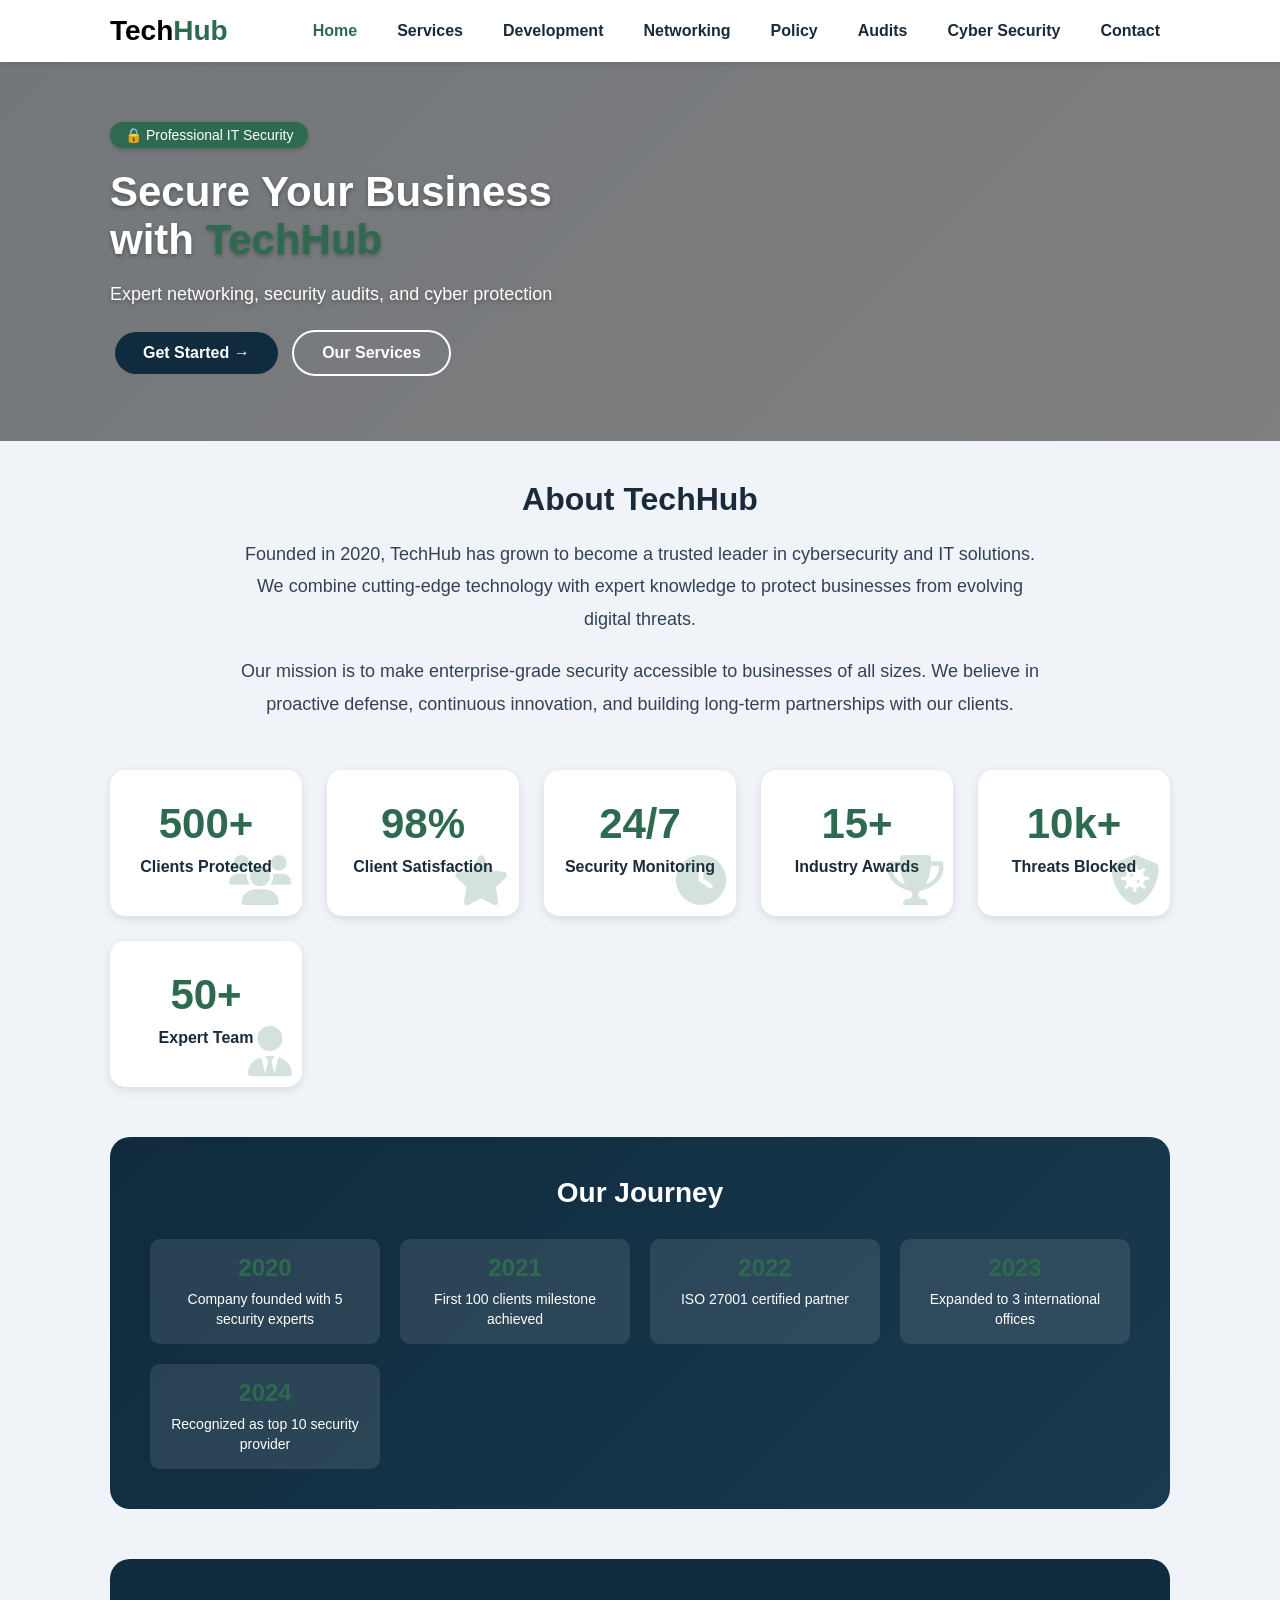
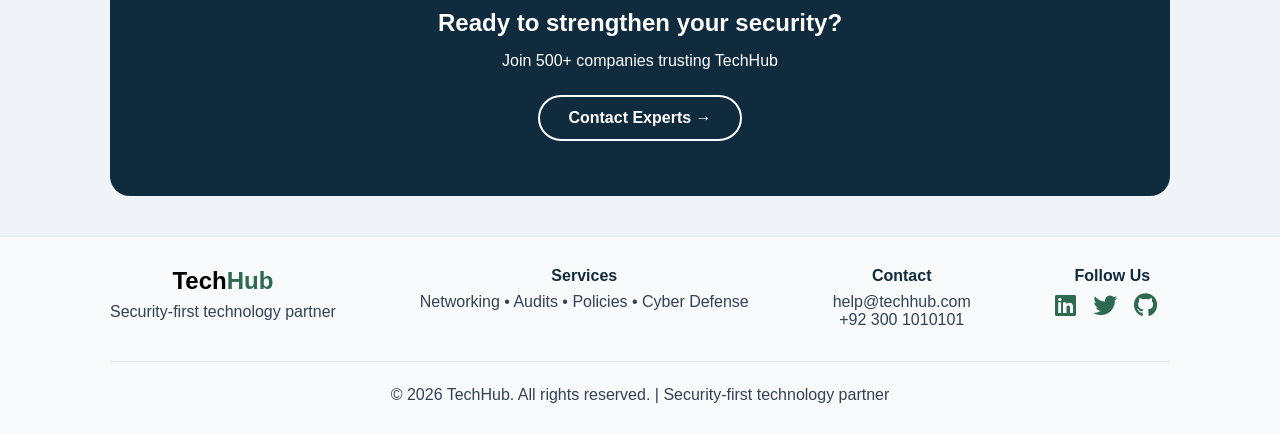
<file: index.html>
<!DOCTYPE html>
<html lang="en">
<head>
    <meta charset="UTF-8">
    <meta name="viewport" content="width=device-width, initial-scale=1.0">
    <title>TechHub | Home - Security Services</title>
    <link rel="stylesheet" href="css/style.css">
    <link rel="stylesheet" href="https://cdnjs.cloudflare.com/ajax/libs/font-awesome/6.0.0-beta3/css/all.min.css">
</head>
<body>

<header>
    <div class="container nav-bar">
        <a href="index.html" class="logo">Tech<span>Hub</span></a>
        <button class="menu-btn" id="menuBtn">☰</button>
        <ul class="nav-links" id="navMenu">
            <li><a href="index.html">Home</a></li>
            <li><a href="services.html">Services</a></li>
            <li><a href="development.html">Development</a></li>
            <li><a href="networking.html">Networking</a></li>
            <li><a href="policy.html">Policy</a></li>
            <li><a href="audits.html">Audits</a></li>
            <li><a href="cybersecurity.html">Cyber Security</a></li>
            <li><a href="contact.html">Contact</a></li>
        </ul>
    </div>
</header>

<main>
    <!-- HERO SECTION WITH BACKGROUND SLIDESHOW -->
    <div class="hero slideshow-hero">
        <!-- Background slideshow images (minimalist) -->
        <div class="slideshow-container">
            <div class="slide fade" style="background-image: url('https://images.unsplash.com/photo-1550751827-4bd374c3f58b?w=1600&h=600&fit=crop');"></div>
            <div class="slide fade" style="background-image: url('https://images.unsplash.com/photo-1563986768609-322da13575f3?w=1600&h=600&fit=crop');"></div>
            <div class="slide fade" style="background-image: url('https://images.unsplash.com/photo-1451187580459-43490279c0fa?w=1600&h=600&fit=crop');"></div>
            <div class="slide fade" style="background-image: url('https://images.unsplash.com/photo-1510511459019-5dda7724fd87?w=1600&h=600&fit=crop');"></div>
            <div class="slide fade" style="background-image: url('https://images.unsplash.com/photo-1558494949-ef010cbdcc31?w=1600&h=600&fit=crop');"></div>
        </div>
        <!-- Dark overlay for better text visibility -->
        <div class="overlay"></div>
        
        <div class="container hero-flex">
            <div class="hero-text">
                <span class="badge">🔒 Professional IT Security</span>
                <h1>Secure Your Business with <span class="green">TechHub</span></h1>
                <p>Expert networking, security audits, and cyber protection</p>
                <div class="btn-group">
                    <a href="contact.html" class="btn btn-dark">Get Started →</a>
                    <a href="services.html" class="btn btn-outline">Our Services</a>
                </div>
            </div>
            <div class="hero-icon">
                <i class="fas fa-shield-hog"></i>
            </div>
        </div>
    </div>

    <div class="container">
        <div class="about-section">
            <h2 class="section-title">About TechHub</h2>
            <div class="about-content">
                <div class="about-text">
                    <p>Founded in 2020, TechHub has grown to become a trusted leader in cybersecurity and IT solutions. We combine cutting-edge technology with expert knowledge to protect businesses from evolving digital threats.</p>
                    <p>Our mission is to make enterprise-grade security accessible to businesses of all sizes. We believe in proactive defense, continuous innovation, and building long-term partnerships with our clients.</p>
                </div>
            </div>
            
            <div class="achievements">
                <div class="achievement-card">
                    <div class="achievement-number">500+</div>
                    <div class="achievement-label">Clients Protected</div>
                    <div class="achievement-icon"><i class="fas fa-users"></i></div>
                </div>
                <div class="achievement-card">
                    <div class="achievement-number">98%</div>
                    <div class="achievement-label">Client Satisfaction</div>
                    <div class="achievement-icon"><i class="fas fa-star"></i></div>
                </div>
                <div class="achievement-card">
                    <div class="achievement-number">24/7</div>
                    <div class="achievement-label">Security Monitoring</div>
                    <div class="achievement-icon"><i class="fas fa-clock"></i></div>
                </div>
                <div class="achievement-card">
                    <div class="achievement-number">15+</div>
                    <div class="achievement-label">Industry Awards</div>
                    <div class="achievement-icon"><i class="fas fa-trophy"></i></div>
                </div>
                <div class="achievement-card">
                    <div class="achievement-number">10k+</div>
                    <div class="achievement-label">Threats Blocked</div>
                    <div class="achievement-icon"><i class="fas fa-shield-virus"></i></div>
                </div>
                <div class="achievement-card">
                    <div class="achievement-number">50+</div>
                    <div class="achievement-label">Expert Team</div>
                    <div class="achievement-icon"><i class="fas fa-user-tie"></i></div>
                </div>
            </div>

            <div class="milestones">
                <h3>Our Journey</h3>
                <div class="milestone-list">
                    <div class="milestone-item"><div class="milestone-year">2020</div><div class="milestone-desc">Company founded with 5 security experts</div></div>
                    <div class="milestone-item"><div class="milestone-year">2021</div><div class="milestone-desc">First 100 clients milestone achieved</div></div>
                    <div class="milestone-item"><div class="milestone-year">2022</div><div class="milestone-desc">ISO 27001 certified partner</div></div>
                    <div class="milestone-item"><div class="milestone-year">2023</div><div class="milestone-desc">Expanded to 3 international offices</div></div>
                    <div class="milestone-item"><div class="milestone-year">2024</div><div class="milestone-desc">Recognized as top 10 security provider</div></div>
                </div>
            </div>
        </div>
        
        <div class="cta">
            <h2>Ready to strengthen your security?</h2>
            <p>Join 500+ companies trusting TechHub</p>
            <a href="contact.html" class="btn btn-light">Contact Experts →</a>
        </div>
    </div>
</main>

<footer>
    <div class="container">
        <div class="footer-content">
            <div class="footer-section"><h3 class="footer-logo">Tech<span>Hub</span></h3><p>Security-first technology partner</p></div>
            <div class="footer-section"><h4>Services</h4><p>Networking • Audits • Policies • Cyber Defense</p></div>
            <div class="footer-section"><h4>Contact</h4><p>help@techhub.com<br>+92 300 1010101</p></div>
            <div class="footer-section"><h4>Follow Us</h4><i class="fab fa-linkedin"></i> <i class="fab fa-twitter"></i> <i class="fab fa-github"></i></div>
        </div>
        <div class="footer-bottom"><p>© 2026 TechHub. All rights reserved. | Security-first technology partner</p></div>
    </div>
</footer>

<script src="js/script.js"></script>
</body>
</html>
</file>
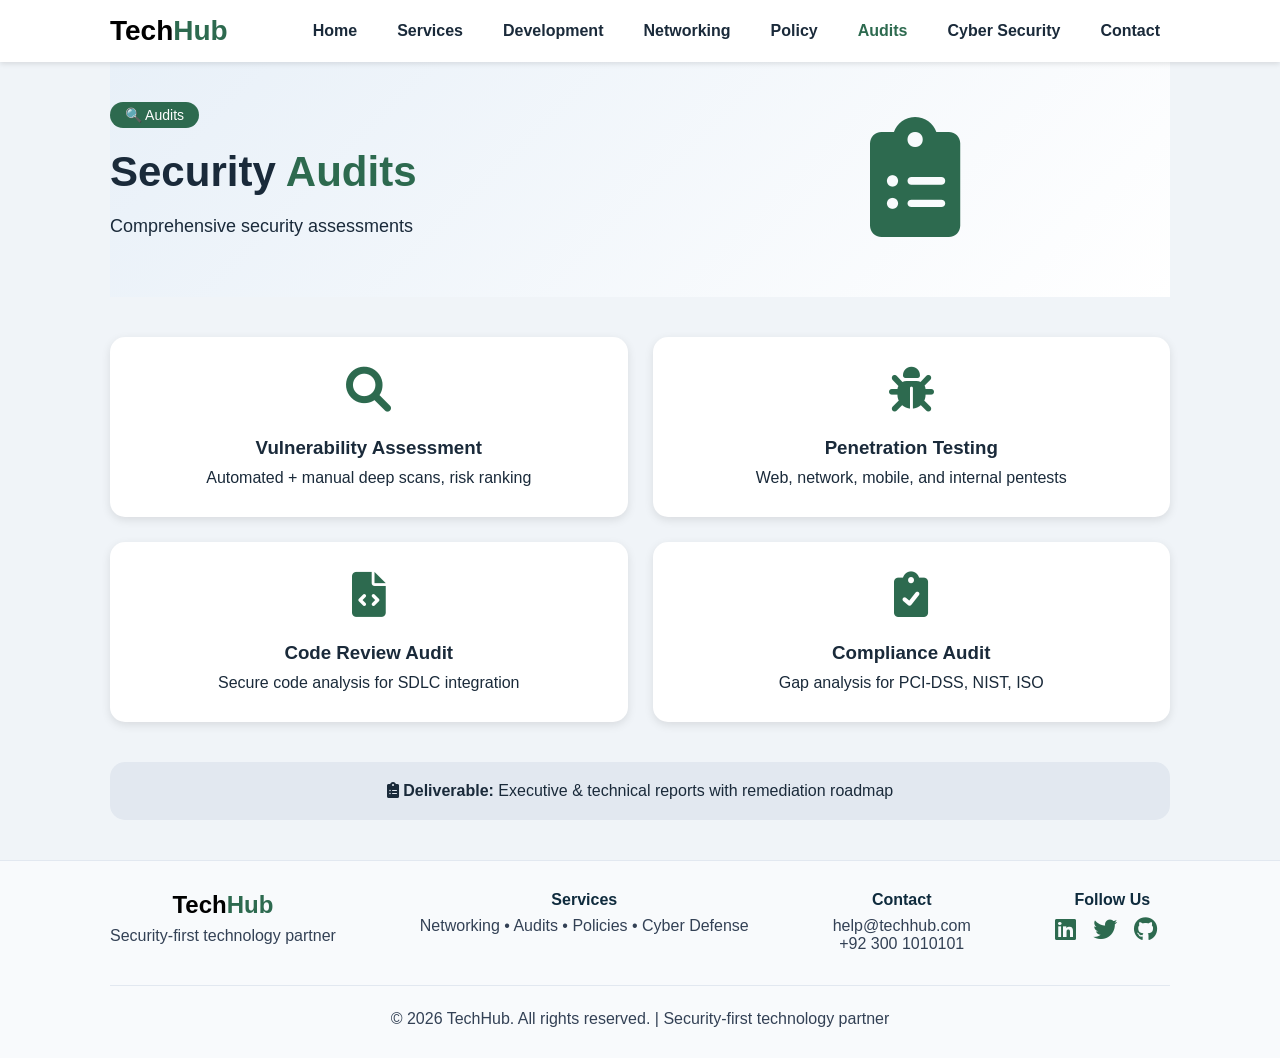
<file: audits.html>
<!DOCTYPE html>
<html lang="en">
<head>
    <meta charset="UTF-8">
    <meta name="viewport" content="width=device-width, initial-scale=1.0">
    <title>TechHub | Security Audits</title>
    <link rel="stylesheet" href="css/style.css">
    <link rel="stylesheet" href="https://cdnjs.cloudflare.com/ajax/libs/font-awesome/6.0.0-beta3/css/all.min.css">
</head>
<body>

<header>
    <div class="container nav-bar">
        <a href="index.html" class="logo">Tech<span>Hub</span></a>
        <button class="menu-btn" id="menuBtn">☰</button>
        <ul class="nav-links" id="navMenu">
            <li><a href="index.html">Home</a></li>
            <li><a href="services.html">Services</a></li>
            <li><a href="development.html">Development</a></li>
            <li><a href="networking.html">Networking</a></li>
            <li><a href="policy.html">Policy</a></li>
            <li><a href="audits.html">Audits</a></li>
            <li><a href="cybersecurity.html">Cyber Security</a></li>
            <li><a href="contact.html">Contact</a></li>
        </ul>
    </div>
</header>

<main>
    <div class="container">
        <div class="hero" style="padding: 40px 0;">
            <div class="hero-flex">
                <div class="hero-text">
                    <span class="badge">🔍 Audits</span>
                    <h1>Security <span class="green">Audits</span></h1>
                    <p>Comprehensive security assessments</p>
                </div>
                <div class="hero-icon"><i class="fas fa-clipboard-list"></i></div>
            </div>
        </div>
        <div class="cards">
            <div class="card"><i class="fas fa-search"></i><h3>Vulnerability Assessment</h3><p>Automated + manual deep scans, risk ranking</p></div>
            <div class="card"><i class="fas fa-bug"></i><h3>Penetration Testing</h3><p>Web, network, mobile, and internal pentests</p></div>
            <div class="card"><i class="fas fa-file-code"></i><h3>Code Review Audit</h3><p>Secure code analysis for SDLC integration</p></div>
            <div class="card"><i class="fas fa-clipboard-check"></i><h3>Compliance Audit</h3><p>Gap analysis for PCI-DSS, NIST, ISO</p></div>
        </div>
        <div class="info-box">
            <i class="fas fa-clipboard-list"></i> 
            <strong>Deliverable:</strong> Executive & technical reports with remediation roadmap
        </div>
    </div>
</main>

<footer>
    <div class="container">
        <div class="footer-content">
            <div class="footer-section"><h3 class="footer-logo">Tech<span>Hub</span></h3><p>Security-first technology partner</p></div>
            <div class="footer-section"><h4>Services</h4><p>Networking • Audits • Policies • Cyber Defense</p></div>
            <div class="footer-section"><h4>Contact</h4><p>help@techhub.com<br>+92 300 1010101</p></div>
            <div class="footer-section"><h4>Follow Us</h4><i class="fab fa-linkedin"></i> <i class="fab fa-twitter"></i> <i class="fab fa-github"></i></div>
        </div>
        <div class="footer-bottom"><p>© 2026 TechHub. All rights reserved. | Security-first technology partner</p></div>
    </div>
</footer>

<script src="js/script.js"></script>
</body>
</html>
</file>
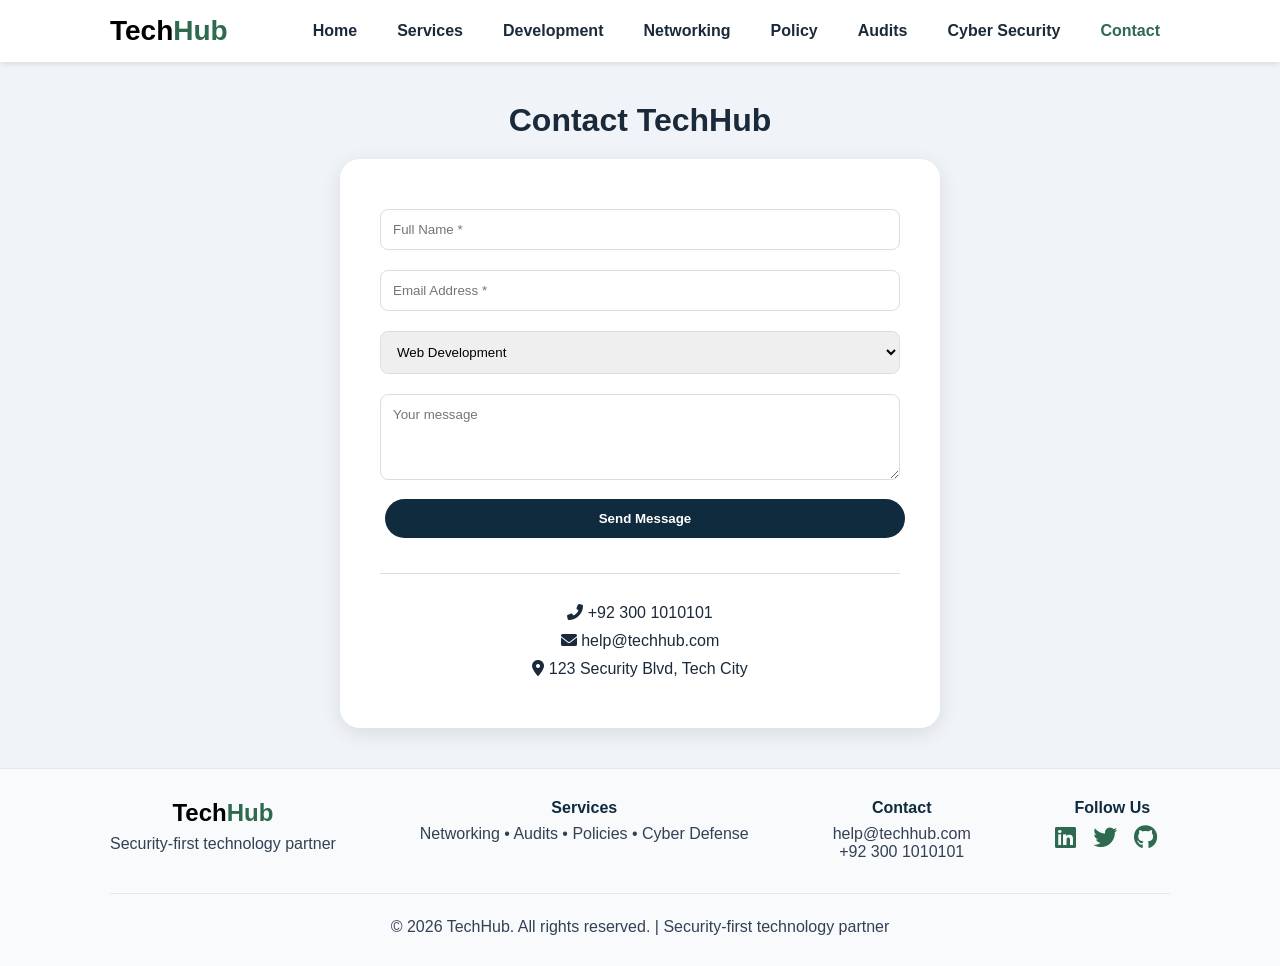
<file: contact.html>
<!DOCTYPE html>
<html lang="en">
<head>
    <meta charset="UTF-8">
    <meta name="viewport" content="width=device-width, initial-scale=1.0">
    <title>TechHub | Contact Us</title>
    <link rel="stylesheet" href="css/style.css">
    <link rel="stylesheet" href="https://cdnjs.cloudflare.com/ajax/libs/font-awesome/6.0.0-beta3/css/all.min.css">
</head>
<body>

<header>
    <div class="container nav-bar">
        <a href="index.html" class="logo">Tech<span>Hub</span></a>
        <button class="menu-btn" id="menuBtn">☰</button>
        <ul class="nav-links" id="navMenu">
            <li><a href="index.html">Home</a></li>
            <li><a href="services.html">Services</a></li>
            <li><a href="development.html">Development</a></li>
            <li><a href="networking.html">Networking</a></li>
            <li><a href="policy.html">Policy</a></li>
            <li><a href="audits.html">Audits</a></li>
            <li><a href="cybersecurity.html">Cyber Security</a></li>
            <li><a href="contact.html">Contact</a></li>
        </ul>
    </div>
</header>

<main>
    <div class="container">
        <h2 class="section-title">Contact TechHub</h2>
        <div class="form-box">
            <form id="contactForm">
                <input type="text" id="name" placeholder="Full Name *" required>
                <input type="email" id="email" placeholder="Email Address *" required>
                <select id="service">
                    <option>Web Development</option>
                    <option>App Development</option>
                    <option>Networking</option>
                    <option>Security Policy</option>
                    <option>Security Audit</option>
                    <option>Cyber Security</option>
                </select>
                <textarea id="msg" rows="4" placeholder="Your message"></textarea>
                <button type="submit" class="btn btn-dark submit-btn">Send Message</button>
                <p id="feedback" class="feedback"></p>
            </form>
            <div class="contact-info">
                <p><i class="fas fa-phone-alt"></i> +92 300 1010101</p>
                <p><i class="fas fa-envelope"></i> help@techhub.com</p>
                <p><i class="fas fa-map-marker-alt"></i> 123 Security Blvd, Tech City</p>
            </div>
        </div>
    </div>
</main>

<footer>
    <div class="container">
        <div class="footer-content">
            <div class="footer-section"><h3 class="footer-logo">Tech<span>Hub</span></h3><p>Security-first technology partner</p></div>
            <div class="footer-section"><h4>Services</h4><p>Networking • Audits • Policies • Cyber Defense</p></div>
            <div class="footer-section"><h4>Contact</h4><p>help@techhub.com<br>+92 300 1010101</p></div>
            <div class="footer-section"><h4>Follow Us</h4><i class="fab fa-linkedin"></i> <i class="fab fa-twitter"></i> <i class="fab fa-github"></i></div>
        </div>
        <div class="footer-bottom"><p>© 2026 TechHub. All rights reserved. | Security-first technology partner</p></div>
    </div>
</footer>

<script src="js/script.js"></script>
</body>
</html>
</file>
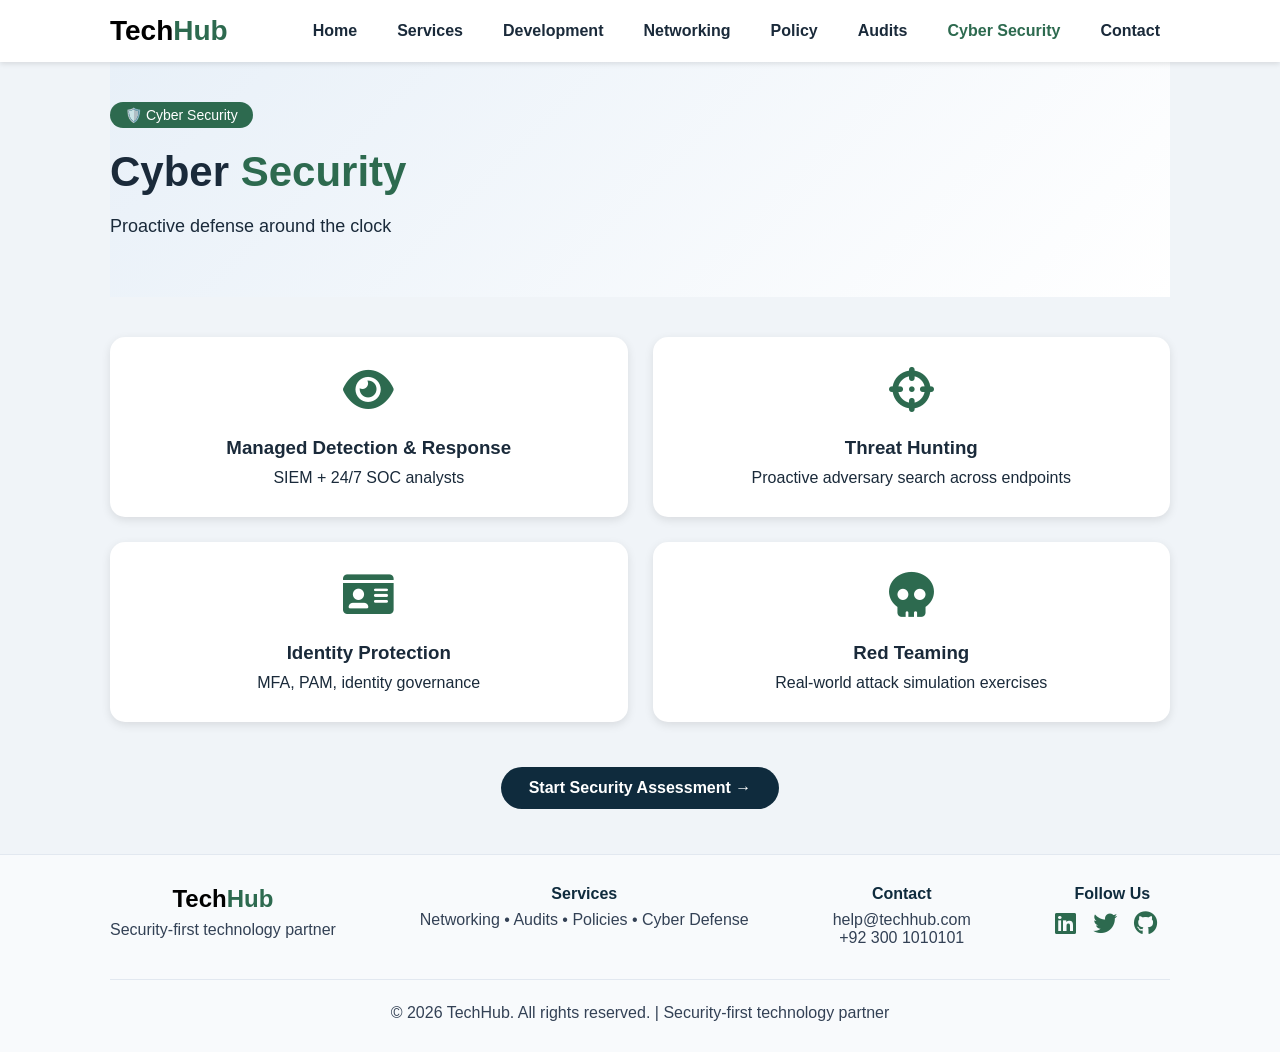
<file: cybersecurity.html>
<!DOCTYPE html>
<html lang="en">
<head>
    <meta charset="UTF-8">
    <meta name="viewport" content="width=device-width, initial-scale=1.0">
    <title>TechHub | Cyber Security Services</title>
    <link rel="stylesheet" href="css/style.css">
    <link rel="stylesheet" href="https://cdnjs.cloudflare.com/ajax/libs/font-awesome/6.0.0-beta3/css/all.min.css">
</head>
<body>

<header>
    <div class="container nav-bar">
        <a href="index.html" class="logo">Tech<span>Hub</span></a>
        <button class="menu-btn" id="menuBtn">☰</button>
        <ul class="nav-links" id="navMenu">
            <li><a href="index.html">Home</a></li>
            <li><a href="services.html">Services</a></li>
            <li><a href="development.html">Development</a></li>
            <li><a href="networking.html">Networking</a></li>
            <li><a href="policy.html">Policy</a></li>
            <li><a href="audits.html">Audits</a></li>
            <li><a href="cybersecurity.html">Cyber Security</a></li>
            <li><a href="contact.html">Contact</a></li>
        </ul>
    </div>
</header>

<main>
    <div class="container">
        <div class="hero" style="padding: 40px 0;">
            <div class="hero-flex">
                <div class="hero-text">
                    <span class="badge">🛡️ Cyber Security</span>
                    <h1>Cyber <span class="green">Security</span></h1>
                    <p>Proactive defense around the clock</p>
                </div>
                <div class="hero-icon"><i class="fas fa-shield-hog"></i></div>
            </div>
        </div>
        <div class="cards">
            <div class="card"><i class="fas fa-eye"></i><h3>Managed Detection & Response</h3><p>SIEM + 24/7 SOC analysts</p></div>
            <div class="card"><i class="fas fa-crosshairs"></i><h3>Threat Hunting</h3><p>Proactive adversary search across endpoints</p></div>
            <div class="card"><i class="fas fa-id-card"></i><h3>Identity Protection</h3><p>MFA, PAM, identity governance</p></div>
            <div class="card"><i class="fas fa-skull"></i><h3>Red Teaming</h3><p>Real-world attack simulation exercises</p></div>
        </div>
        <div class="center-btn">
            <a href="contact.html" class="btn btn-dark">Start Security Assessment →</a>
        </div>
    </div>
</main>

<footer>
    <div class="container">
        <div class="footer-content">
            <div class="footer-section"><h3 class="footer-logo">Tech<span>Hub</span></h3><p>Security-first technology partner</p></div>
            <div class="footer-section"><h4>Services</h4><p>Networking • Audits • Policies • Cyber Defense</p></div>
            <div class="footer-section"><h4>Contact</h4><p>help@techhub.com<br>+92 300 1010101</p></div>
            <div class="footer-section"><h4>Follow Us</h4><i class="fab fa-linkedin"></i> <i class="fab fa-twitter"></i> <i class="fab fa-github"></i></div>
        </div>
        <div class="footer-bottom"><p>© 2026 TechHub. All rights reserved. | Security-first technology partner</p></div>
    </div>
</footer>

<script src="js/script.js"></script>
</body>
</html>
</file>
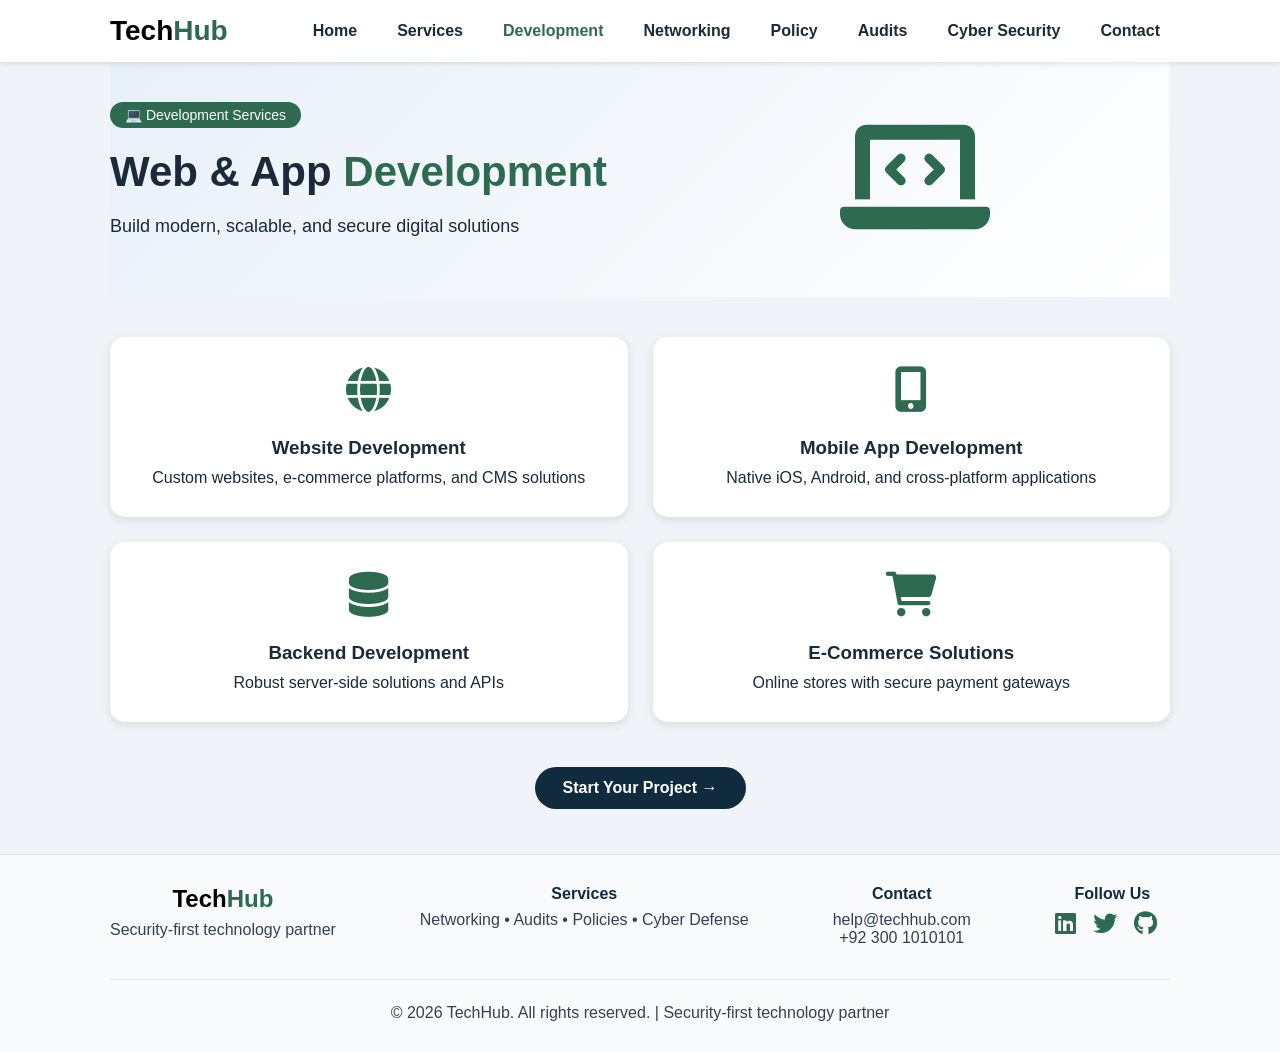
<file: development.html>
<!DOCTYPE html>
<html lang="en">
<head>
    <meta charset="UTF-8">
    <meta name="viewport" content="width=device-width, initial-scale=1.0">
    <title>TechHub | Web & App Development</title>
    <link rel="stylesheet" href="css/style.css">
    <link rel="stylesheet" href="https://cdnjs.cloudflare.com/ajax/libs/font-awesome/6.0.0-beta3/css/all.min.css">
</head>
<body>

<header>
    <div class="container nav-bar">
        <a href="index.html" class="logo">Tech<span>Hub</span></a>
        <button class="menu-btn" id="menuBtn">☰</button>
        <ul class="nav-links" id="navMenu">
            <li><a href="index.html">Home</a></li>
            <li><a href="services.html">Services</a></li>
            <li><a href="development.html">Development</a></li>
            <li><a href="networking.html">Networking</a></li>
            <li><a href="policy.html">Policy</a></li>
            <li><a href="audits.html">Audits</a></li>
            <li><a href="cybersecurity.html">Cyber Security</a></li>
            <li><a href="contact.html">Contact</a></li>
        </ul>
    </div>
</header>

<main>
    <div class="container">
        <div class="hero" style="padding: 40px 0;">
            <div class="hero-flex">
                <div class="hero-text">
                    <span class="badge">💻 Development Services</span>
                    <h1>Web & App <span class="green">Development</span></h1>
                    <p>Build modern, scalable, and secure digital solutions</p>
                </div>
                <div class="hero-icon"><i class="fas fa-laptop-code"></i></div>
            </div>
        </div>
        
        <div class="cards">
            <div class="card"><i class="fas fa-globe"></i><h3>Website Development</h3><p>Custom websites, e-commerce platforms, and CMS solutions</p></div>
            <div class="card"><i class="fas fa-mobile-alt"></i><h3>Mobile App Development</h3><p>Native iOS, Android, and cross-platform applications</p></div>
            <div class="card"><i class="fas fa-database"></i><h3>Backend Development</h3><p>Robust server-side solutions and APIs</p></div>
            <div class="card"><i class="fas fa-shopping-cart"></i><h3>E-Commerce Solutions</h3><p>Online stores with secure payment gateways</p></div>
        </div>
        
        <div class="center-btn">
            <a href="contact.html" class="btn btn-dark">Start Your Project →</a>
        </div>
    </div>
</main>

<footer>
    <div class="container">
        <div class="footer-content">
            <div class="footer-section"><h3 class="footer-logo">Tech<span>Hub</span></h3><p>Security-first technology partner</p></div>
            <div class="footer-section"><h4>Services</h4><p>Networking • Audits • Policies • Cyber Defense</p></div>
            <div class="footer-section"><h4>Contact</h4><p>help@techhub.com<br>+92 300 1010101</p></div>
            <div class="footer-section"><h4>Follow Us</h4><i class="fab fa-linkedin"></i> <i class="fab fa-twitter"></i> <i class="fab fa-github"></i></div>
        </div>
        <div class="footer-bottom"><p>© 2026 TechHub. All rights reserved. | Security-first technology partner</p></div>
    </div>
</footer>

<script src="js/script.js"></script>
</body>
</html>
</file>
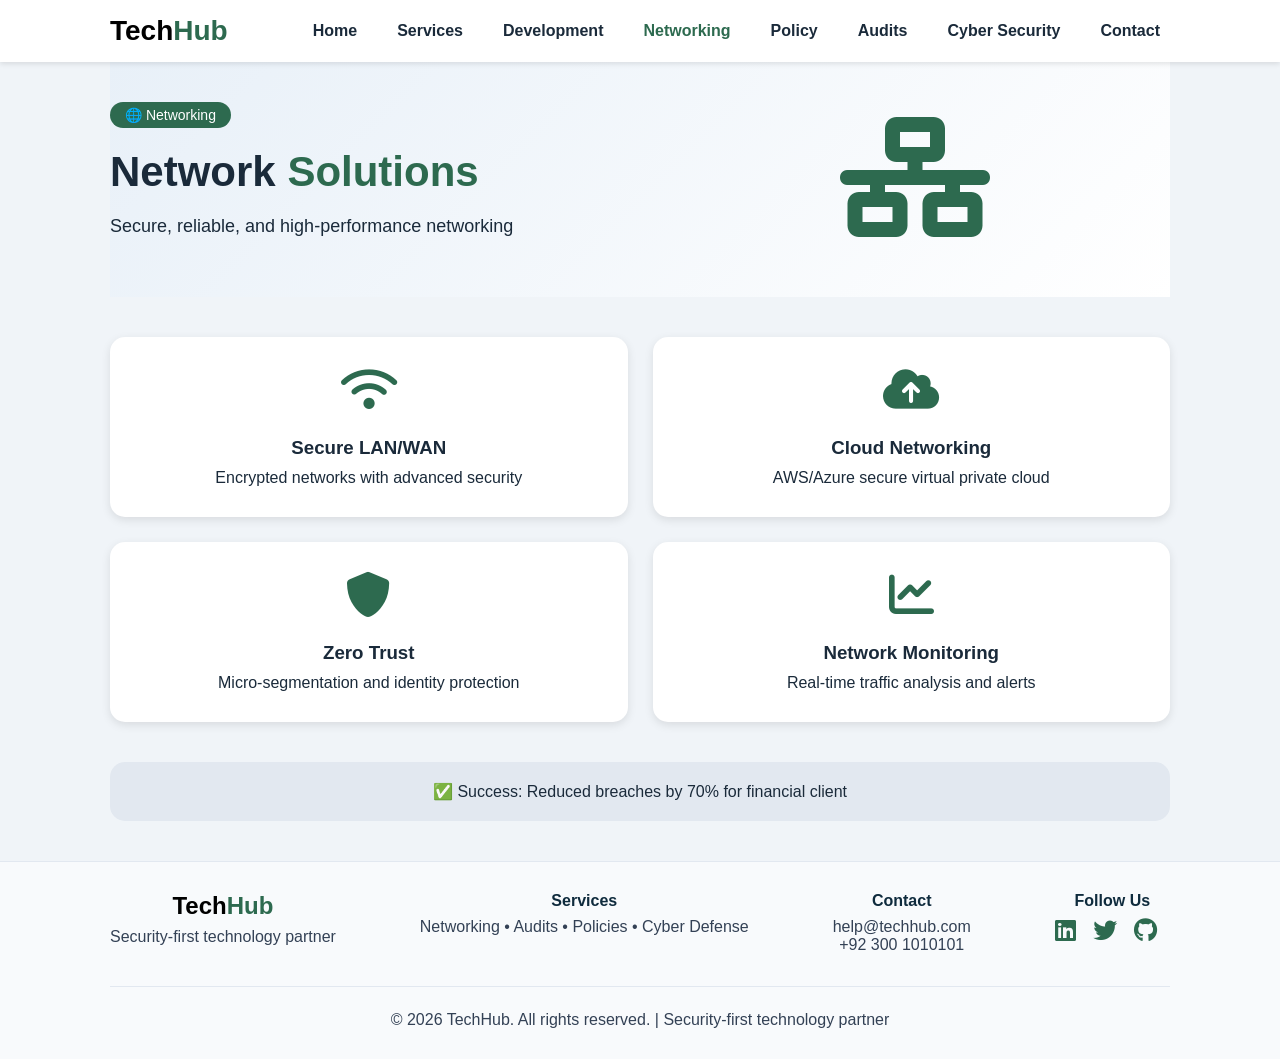
<file: networking.html>
<!DOCTYPE html>
<html lang="en">

<head>
    <meta charset="UTF-8">
    <meta name="viewport" content="width=device-width, initial-scale=1.0">
    <title>TechHub | Networking Solutions</title>
    <link rel="stylesheet" href="css/style.css">
    <link rel="stylesheet" href="https://cdnjs.cloudflare.com/ajax/libs/font-awesome/6.0.0-beta3/css/all.min.css">
</head>

<body>

    <header>
        <div class="container nav-bar">
            <a href="index.html" class="logo">Tech<span>Hub</span></a>
            <button class="menu-btn" id="menuBtn">☰</button>
            <ul class="nav-links" id="navMenu">
                <li><a href="index.html">Home</a></li>
                <li><a href="services.html">Services</a></li>
                <li><a href="development.html">Development</a></li>
                <li><a href="networking.html">Networking</a></li>
                <li><a href="policy.html">Policy</a></li>
                <li><a href="audits.html">Audits</a></li>
                <li><a href="cybersecurity.html">Cyber Security</a></li>
                <li><a href="contact.html">Contact</a></li>
            </ul>
        </div>
    </header>

    <main>
        <div class="container">
            <div class="hero" style="padding: 40px 0;">
                <div class="hero-flex">
                    <div class="hero-text">
                        <span class="badge">🌐 Networking</span>
                        <h1>Network <span class="green">Solutions</span></h1>
                        <p>Secure, reliable, and high-performance networking</p>
                    </div>
                    <div class="hero-icon"><i class="fas fa-network-wired"></i></div>
                </div>
            </div>
            <div class="cards">
                <div class="card"><i class="fas fa-wifi"></i>
                    <h3>Secure LAN/WAN</h3>
                    <p>Encrypted networks with advanced security</p>
                </div>
                <div class="card"><i class="fas fa-cloud-upload-alt"></i>
                    <h3>Cloud Networking</h3>
                    <p>AWS/Azure secure virtual private cloud</p>
                </div>
                <div class="card"><i class="fas fa-shield-alt"></i>
                    <h3>Zero Trust</h3>
                    <p>Micro-segmentation and identity protection</p>
                </div>
                <div class="card"><i class="fas fa-chart-line"></i>
                    <h3>Network Monitoring</h3>
                    <p>Real-time traffic analysis and alerts</p>
                </div>
            </div>
            <div class="info-box">✅ Success: Reduced breaches by 70% for financial client</div>
        </div>
    </main>

    <footer>
        <div class="container">
            <div class="footer-content">
                <div class="footer-section">
                    <h3 class="footer-logo">Tech<span>Hub</span></h3>
                    <p>Security-first technology partner</p>
                </div>
                <div class="footer-section">
                    <h4>Services</h4>
                    <p>Networking • Audits • Policies • Cyber Defense</p>
                </div>
                <div class="footer-section">
                    <h4>Contact</h4>
                    <p>help@techhub.com<br>+92 300 1010101</p>
                </div>
                <div class="footer-section">
                    <h4>Follow Us</h4><i class="fab fa-linkedin"></i> <i class="fab fa-twitter"></i> <i
                        class="fab fa-github"></i>
                </div>
            </div>
            <div class="footer-bottom">
                <p>© 2026 TechHub. All rights reserved. | Security-first technology partner</p>
            </div>
        </div>
    </footer>

    <script src="js/script.js"></script>
</body>

</html>
</file>
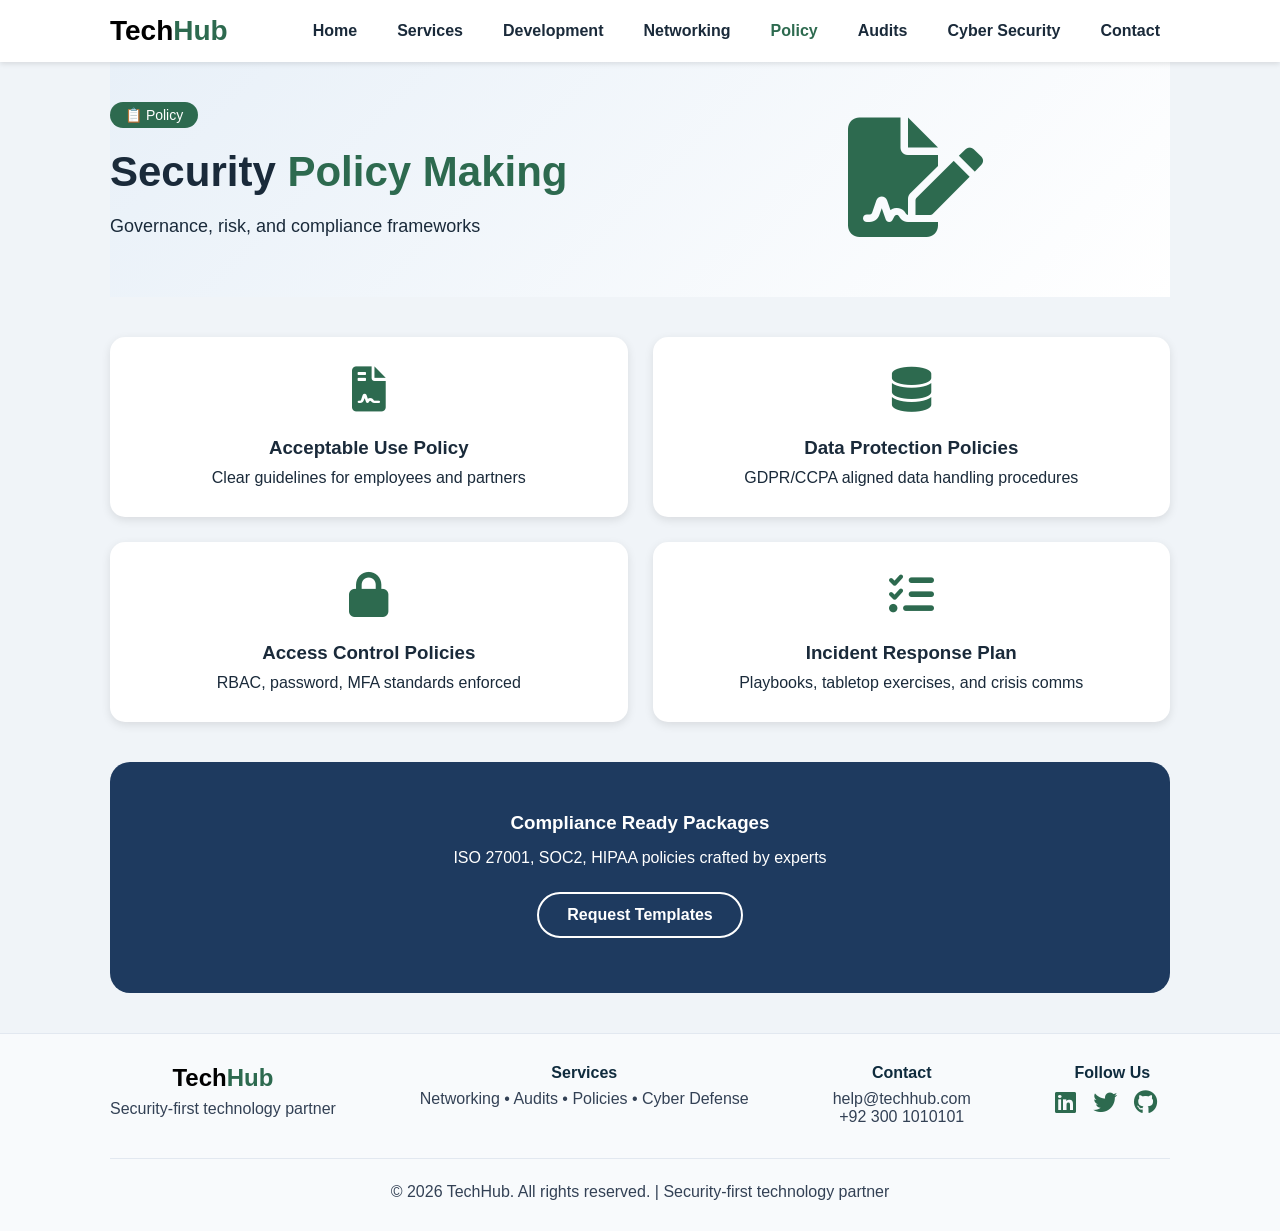
<file: policy.html>
<!DOCTYPE html>
<html lang="en">
<head>
    <meta charset="UTF-8">
    <meta name="viewport" content="width=device-width, initial-scale=1.0">
    <title>TechHub | Security Policy Making</title>
    <link rel="stylesheet" href="css/style.css">
    <link rel="stylesheet" href="https://cdnjs.cloudflare.com/ajax/libs/font-awesome/6.0.0-beta3/css/all.min.css">
</head>
<body>

<header>
    <div class="container nav-bar">
        <a href="index.html" class="logo">Tech<span>Hub</span></a>
        <button class="menu-btn" id="menuBtn">☰</button>
        <ul class="nav-links" id="navMenu">
            <li><a href="index.html">Home</a></li>
            <li><a href="services.html">Services</a></li>
            <li><a href="development.html">Development</a></li>
            <li><a href="networking.html">Networking</a></li>
            <li><a href="policy.html">Policy</a></li>
            <li><a href="audits.html">Audits</a></li>
            <li><a href="cybersecurity.html">Cyber Security</a></li>
            <li><a href="contact.html">Contact</a></li>
        </ul>
    </div>
</header>

<main>
    <div class="container">
        <div class="hero" style="padding: 40px 0;">
            <div class="hero-flex">
                <div class="hero-text">
                    <span class="badge">📋 Policy</span>
                    <h1>Security <span class="green">Policy Making</span></h1>
                    <p>Governance, risk, and compliance frameworks</p>
                </div>
                <div class="hero-icon"><i class="fas fa-file-signature"></i></div>
            </div>
        </div>
        <div class="cards">
            <div class="card"><i class="fas fa-file-contract"></i><h3>Acceptable Use Policy</h3><p>Clear guidelines for employees and partners</p></div>
            <div class="card"><i class="fas fa-database"></i><h3>Data Protection Policies</h3><p>GDPR/CCPA aligned data handling procedures</p></div>
            <div class="card"><i class="fas fa-lock"></i><h3>Access Control Policies</h3><p>RBAC, password, MFA standards enforced</p></div>
            <div class="card"><i class="fas fa-tasks"></i><h3>Incident Response Plan</h3><p>Playbooks, tabletop exercises, and crisis comms</p></div>
        </div>
        <div class="cta cta-blue">
            <h3>Compliance Ready Packages</h3>
            <p>ISO 27001, SOC2, HIPAA policies crafted by experts</p>
            <a href="contact.html" class="btn btn-light">Request Templates</a>
        </div>
    </div>
</main>

<footer>
    <div class="container">
        <div class="footer-content">
            <div class="footer-section"><h3 class="footer-logo">Tech<span>Hub</span></h3><p>Security-first technology partner</p></div>
            <div class="footer-section"><h4>Services</h4><p>Networking • Audits • Policies • Cyber Defense</p></div>
            <div class="footer-section"><h4>Contact</h4><p>help@techhub.com<br>+92 300 1010101</p></div>
            <div class="footer-section"><h4>Follow Us</h4><i class="fab fa-linkedin"></i> <i class="fab fa-twitter"></i> <i class="fab fa-github"></i></div>
        </div>
        <div class="footer-bottom"><p>© 2026 TechHub. All rights reserved. | Security-first technology partner</p></div>
    </div>
</footer>

<script src="js/script.js"></script>
</body>
</html>
</file>
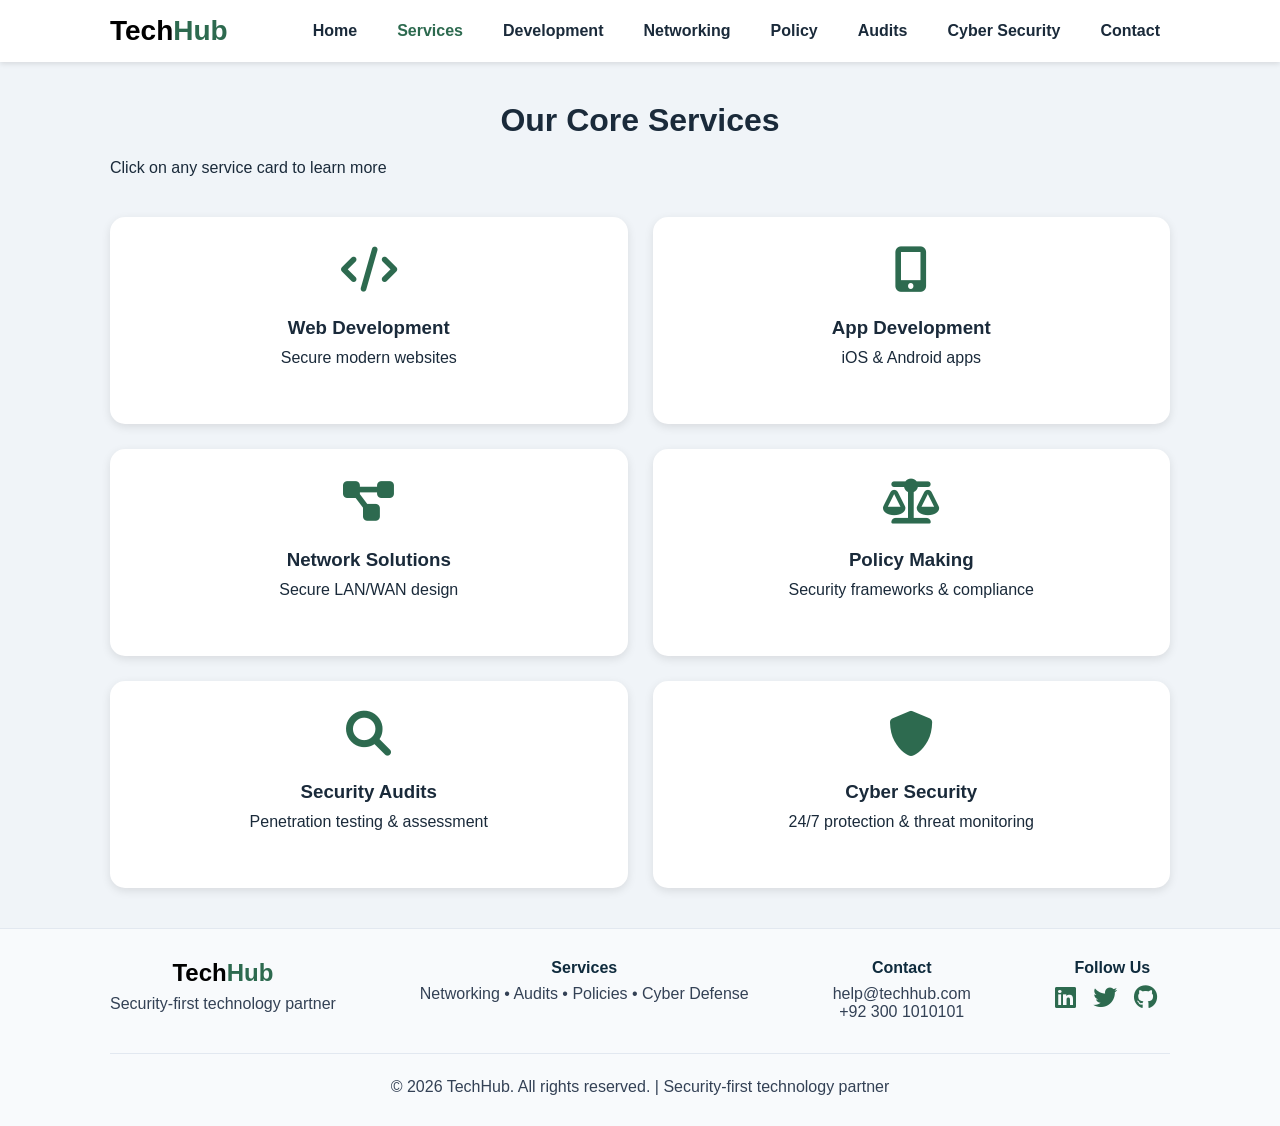
<file: services.html>
<!DOCTYPE html>
<html lang="en">
<head>
    <meta charset="UTF-8">
    <meta name="viewport" content="width=device-width, initial-scale=1.0">
    <title>TechHub | Our Services</title>
    <link rel="stylesheet" href="css/style.css">
    <link rel="stylesheet" href="https://cdnjs.cloudflare.com/ajax/libs/font-awesome/6.0.0-beta3/css/all.min.css">
</head>
<body>

<header>
    <div class="container nav-bar">
        <a href="index.html" class="logo">Tech<span>Hub</span></a>
        <button class="menu-btn" id="menuBtn">☰</button>
        <ul class="nav-links" id="navMenu">
            <li><a href="index.html">Home</a></li>
            <li><a href="services.html">Services</a></li>
            <li><a href="development.html">Development</a></li>
            <li><a href="networking.html">Networking</a></li>
            <li><a href="policy.html">Policy</a></li>
            <li><a href="audits.html">Audits</a></li>
            <li><a href="cybersecurity.html">Cyber Security</a></li>
            <li><a href="contact.html">Contact</a></li>
        </ul>
    </div>
</header>

<main>
    <div class="container">
        <h2 class="section-title">Our Core Services</h2>
        <p class="section-subtitle">Click on any service card to learn more</p>
        
        <div class="services-grid">
            <!-- Service 1: Web Development - Redirects to development.html -->
            <a href="development.html" class="service-card-link">
                <div class="card">
                    <i class="fas fa-code"></i>
                    <h3>Web Development</h3>
                    <p>Secure modern websites</p>
                    <span class="click-hint">Click to explore →</span>
                </div>
            </a>
            
            <!-- Service 2: App Development - Redirects to development.html -->
            <a href="development.html" class="service-card-link">
                <div class="card">
                    <i class="fas fa-mobile-alt"></i>
                    <h3>App Development</h3>
                    <p>iOS & Android apps</p>
                    <span class="click-hint">Click to explore →</span>
                </div>
            </a>
            
            <!-- Service 3: Network Solutions - Redirects to networking.html -->
            <a href="networking.html" class="service-card-link">
                <div class="card">
                    <i class="fas fa-project-diagram"></i>
                    <h3>Network Solutions</h3>
                    <p>Secure LAN/WAN design</p>
                    <span class="click-hint">Click to explore →</span>
                </div>
            </a>
            
            <!-- Service 4: Policy Making - Redirects to policy.html -->
            <a href="policy.html" class="service-card-link">
                <div class="card">
                    <i class="fas fa-balance-scale"></i>
                    <h3>Policy Making</h3>
                    <p>Security frameworks & compliance</p>
                    <span class="click-hint">Click to explore →</span>
                </div>
            </a>
            
            <!-- Service 5: Security Audits - Redirects to audits.html -->
            <a href="audits.html" class="service-card-link">
                <div class="card">
                    <i class="fas fa-search"></i>
                    <h3>Security Audits</h3>
                    <p>Penetration testing & assessment</p>
                    <span class="click-hint">Click to explore →</span>
                </div>
            </a>
            
            <!-- Service 6: Cyber Security - Redirects to cybersecurity.html -->
            <a href="cybersecurity.html" class="service-card-link">
                <div class="card">
                    <i class="fas fa-shield-alt"></i>
                    <h3>Cyber Security</h3>
                    <p>24/7 protection & threat monitoring</p>
                    <span class="click-hint">Click to explore →</span>
                </div>
            </a>
        </div>
    </div>
</main>

<footer>
    <div class="container">
        <div class="footer-content">
            <div class="footer-section"><h3 class="footer-logo">Tech<span>Hub</span></h3><p>Security-first technology partner</p></div>
            <div class="footer-section"><h4>Services</h4><p>Networking • Audits • Policies • Cyber Defense</p></div>
            <div class="footer-section"><h4>Contact</h4><p>help@techhub.com<br>+92 300 1010101</p></div>
            <div class="footer-section"><h4>Follow Us</h4><i class="fab fa-linkedin"></i> <i class="fab fa-twitter"></i> <i class="fab fa-github"></i></div>
        </div>
        <div class="footer-bottom"><p>© 2026 TechHub. All rights reserved. | Security-first technology partner</p></div>
    </div>
</footer>

<script src="js/script.js"></script>
</body>
</html>
</file>
<file: css/style.css>
/* ========== RESET & BASE STYLES ========== */
* {
    margin: 0;
    padding: 0;
    box-sizing: border-box;
}

body {
    font-family: Arial, sans-serif;
    background: #f0f4f8;
    color: #1a2a3a;
}

/* ========== CONTAINER ========== */
.container {
    max-width: 1100px;
    margin: auto;
    padding: 0 20px;
}

/* ========== HEADER & NAVIGATION ========== */
header {
    background: white;
    padding: 15px 0;
    box-shadow: 0 2px 5px rgba(0,0,0,0.1);
    position: sticky;
    top: 0;
    z-index: 100;
}

.nav-bar {
    display: flex;
    justify-content: space-between;
    align-items: center;
    flex-wrap: wrap;
}

.logo {
    font-size: 28px;
    font-weight: bold;
    color: #000000;
    text-decoration: none;
}

.logo span {
    color: #2d6a4f;
}

.nav-links {
    display: flex;
    gap: 20px;
    list-style: none;
    flex-wrap: wrap;
}

.nav-links a {
    text-decoration: none;
    color: #1a2a3a;
    font-weight: bold;
    padding: 5px 10px;
    transition: 0.3s;
}

.nav-links a:hover,
.nav-links a.active {
    color: #2d6a4f;
}

.menu-btn {
    display: none;
    font-size: 24px;
    background: none;
    border: none;
    cursor: pointer;
}

/* ========== BUTTONS ========== */
.btn {
    display: inline-block;
    padding: 12px 28px;
    border-radius: 30px;
    text-decoration: none;
    font-weight: bold;
    margin: 5px;
    transition: 0.3s;
    cursor: pointer;
    border: none;
}

.btn-dark {
    background: #0f2b3d;
    color: white;
}

.btn-dark:hover {
    background: #071a26;
    transform: translateY(-2px);
}

.btn-outline {
    border: 2px solid #0f2b3d;
    color: #0f2b3d;
    background: transparent;
}

.btn-outline:hover {
    background: #0f2b3d;
    color: white;
}

.btn-light {
    border: 2px solid white;
    color: white;
    background: transparent;
}

.btn-light:hover {
    background: white;
    color: #0f2b3d;
}

.btn-group {
    margin-top: 20px;
}

.submit-btn {
    width: 100%;
}

/* ========== HERO SECTION ========== */
.hero {
    background: linear-gradient(135deg, #e8f0f8, white);
    padding: 60px 0;
}

.hero-flex {
    display: flex;
    align-items: center;
    gap: 40px;
    flex-wrap: wrap;
}

.hero-text {
    flex: 1;
}

.hero-text h1 {
    font-size: 42px;
    margin: 20px 0;
}

.hero-text p {
    font-size: 18px;
    margin: 20px 0;
}

.hero-icon {
    flex: 1;
    font-size: 120px;
    text-align: center;
    color: #2d6a4f;
}

.badge {
    background: #2d6a4f;
    color: white;
    padding: 5px 15px;
    border-radius: 20px;
    display: inline-block;
    font-size: 14px;
}

.green {
    color: #2d6a4f;
}

/* ========== CARDS - 2x2 Grid Layout ========== */
.cards {
    display: grid;
    grid-template-columns: repeat(2, 1fr);
    gap: 25px;
    margin: 40px 0;
}

.card {
    background: white;
    padding: 30px 20px;
    text-align: center;
    border-radius: 15px;
    box-shadow: 0 3px 10px rgba(0,0,0,0.1);
    transition: 0.3s;
}

.card:hover {
    transform: translateY(-5px);
    box-shadow: 0 5px 20px rgba(0,0,0,0.15);
}

.card i {
    font-size: 45px;
    color: #2d6a4f;
    margin-bottom: 15px;
}

.card h3 {
    margin: 10px 0;
}

/* ========== SECTION TITLE ========== */
.section-title {
    text-align: center;
    margin: 40px 0 20px;
    font-size: 32px;
}

/* ========== CTA BOX ========== */
.cta {
    background: #0f2b3d;
    color: white;
    text-align: center;
    padding: 50px;
    border-radius: 20px;
    margin: 40px 0;
}

.cta h2, .cta h3 {
    margin-bottom: 15px;
}

.cta p {
    margin-bottom: 20px;
}

.cta-blue {
    background: #1e3a5f;
}

/* ========== INFO BOX ========== */
.info-box {
    background: #e2e8f0;
    padding: 20px;
    border-radius: 15px;
    margin: 30px 0;
    text-align: center;
}

/* ========== ABOUT SECTION ========== */
.about-section {
    margin: 40px 0;
}

.about-content {
    max-width: 800px;
    margin: 0 auto 40px;
    text-align: center;
}

.about-text p {
    margin-bottom: 20px;
    line-height: 1.8;
    font-size: 18px;
    color: #334155;
}

/* ========== ACHIEVEMENTS ========== */
.achievements {
    display: grid;
    grid-template-columns: repeat(auto-fit, minmax(180px, 1fr));
    gap: 25px;
    margin: 50px 0;
}

.achievement-card {
    background: white;
    padding: 30px 20px;
    text-align: center;
    border-radius: 15px;
    box-shadow: 0 3px 10px rgba(0,0,0,0.1);
    transition: 0.3s;
    position: relative;
    overflow: hidden;
}

.achievement-card:hover {
    transform: translateY(-5px);
    box-shadow: 0 8px 25px rgba(0,0,0,0.15);
}

.achievement-number {
    font-size: 42px;
    font-weight: bold;
    color: #2d6a4f;
    margin-bottom: 10px;
}

.achievement-label {
    font-size: 16px;
    color: #1a2a3a;
    font-weight: 600;
    margin-bottom: 10px;
}

.achievement-icon {
    font-size: 30px;
    color: #2d6a4f;
    opacity: 0.2;
    position: absolute;
    bottom: 10px;
    right: 10px;
}

.achievement-icon i {
    font-size: 50px;
}

/* ========== MILESTONES ========== */
.milestones {
    background: linear-gradient(135deg, #0f2b3d, #1a3a4f);
    color: white;
    padding: 40px;
    border-radius: 20px;
    margin: 50px 0;
}

.milestones h3 {
    text-align: center;
    font-size: 28px;
    margin-bottom: 30px;
}

.milestone-list {
    display: grid;
    grid-template-columns: repeat(auto-fit, minmax(200px, 1fr));
    gap: 20px;
}

.milestone-item {
    text-align: center;
    padding: 15px;
    background: rgba(255,255,255,0.1);
    border-radius: 10px;
    transition: 0.3s;
}

.milestone-item:hover {
    background: rgba(255,255,255,0.2);
    transform: scale(1.05);
}

.milestone-year {
    font-size: 24px;
    font-weight: bold;
    color: #2d6a4f;
    margin-bottom: 8px;
}

.milestone-desc {
    font-size: 14px;
    line-height: 1.4;
}

/* ========== FORM ========== */
.form-box {
    max-width: 600px;
    margin: auto;
    background: white;
    padding: 40px;
    border-radius: 20px;
    box-shadow: 0 5px 20px rgba(0,0,0,0.1);
}

input, select, textarea {
    width: 100%;
    padding: 12px;
    margin: 10px 0;
    border: 1px solid #ddd;
    border-radius: 8px;
    font-family: Arial, sans-serif;
}

input:focus, select:focus, textarea:focus {
    outline: none;
    border-color: #2d6a4f;
}

.feedback {
    margin-top: 15px;
    text-align: center;
}

.contact-info {
    margin-top: 30px;
    text-align: center;
    padding-top: 20px;
    border-top: 1px solid #ddd;
}

.contact-info p {
    margin: 10px 0;
}

.center-btn {
    text-align: center;
    margin: 40px 0;
}

/* ========== FOOTER ========== */
footer {
    background: #f8fafc;
    color: #334155;
    text-align: center;
    padding: 30px;
    margin-top: 40px;
    border-top: 1px solid #e2e8f0;
}

.footer-content {
    display: flex;
    justify-content: space-between;
    flex-wrap: wrap;
    gap: 2rem;
    padding-bottom: 2rem;
    border-bottom: 1px solid #e2e8f0;
    margin-bottom: 1.5rem;
}

.footer-logo {
    font-size: 1.5rem;
    color: #000000;
    margin-bottom: 0.5rem;
}

.footer-logo span {
    color: #2d6a4f;
}

.footer-section h4 {
    color: #0f2b3d;
    margin-bottom: 0.5rem;
}

.footer-section i {
    font-size: 1.5rem;
    margin-right: 0.8rem;
    cursor: pointer;
    color: #2d6a4f;
}

.footer-bottom {
    text-align: center;
    padding-top: 0;
}

.social-icons i {
    font-size: 24px;
    margin: 10px 10px 0;
    cursor: pointer;
    transition: 0.3s;
}

.social-icons i:hover {
    color: #2d6a4f;
}


/* ========== SLIDESHOW BACKGROUND FOR HERO ========== */
.slideshow-hero {
    position: relative;
    overflow: hidden;
    padding: 60px 0;
}

.slideshow-container {
    position: absolute;
    top: 0;
    left: 0;
    width: 100%;
    height: 100%;
    z-index: 0;
}

.slide {
    position: absolute;
    top: 0;
    left: 0;
    width: 100%;
    height: 100%;
    background-size: cover;
    background-position: center;
    background-repeat: no-repeat;
    opacity: 0;
    transition: opacity 1.5s ease-in-out;
}

.slide.active-slide {
    opacity: 1;
}

/* Dark overlay for better text readability */
.overlay {
    position: absolute;
    top: 0;
    left: 0;
    width: 100%;
    height: 100%;
    background: rgba(0, 0, 0, 0.5);
    z-index: 1;
}

/* Make sure hero content appears above overlay */
.slideshow-hero .container {
    position: relative;
    z-index: 2;
}

/* Adjust text colors for better visibility on dark backgrounds */
.slideshow-hero .hero-text h1,
.slideshow-hero .hero-text p {
    color: white;
    text-shadow: 0 2px 4px rgba(0,0,0,0.3);
}

.slideshow-hero .badge {
    background: #2d6a4f;
    box-shadow: 0 2px 4px rgba(0,0,0,0.2);
}

.slideshow-hero .btn-outline {
    border-color: white;
    color: white;
}

.slideshow-hero .btn-outline:hover {
    background: white;
    color: #0f2b3d;
}

.slideshow-hero .hero-icon i {
    color: white;
    text-shadow: 0 2px 4px rgba(0,0,0,0.3);
}

/* Fade animation */
@keyframes fadeEffect {
    from {opacity: 0.4}
    to {opacity: 1}
}

.fade {
    animation-name: fadeEffect;
    animation-duration: 1.5s;
}


/* ========== CLICKABLE SERVICES GRID ========== */
.services-grid {
    display: grid;
    grid-template-columns: repeat(2, 1fr);
    gap: 25px;
    margin: 40px 0;
}

.service-card-link {
    text-decoration: none;
    color: inherit;
    display: block;
}

.service-card-link .card {
    cursor: pointer;
    transition: all 0.3s ease;
    height: 100%;
}

.service-card-link .card:hover {
    transform: translateY(-8px);
    box-shadow: 0 10px 30px rgba(0,0,0,0.15);
    border-color: #2d6a4f;
}

.click-hint {
    display: inline-block;
    margin-top: 12px;
    font-size: 12px;
    color: #2d6a4f;
    opacity: 0;
    transition: opacity 0.3s;
    font-weight: normal;
}

.service-card-link .card:hover .click-hint {
    opacity: 1;
}

/* Mobile responsive */
@media (max-width: 768px) {
    .services-grid {
        grid-template-columns: 1fr;
        gap: 20px;
    }
    
    .click-hint {
        opacity: 1;
        font-size: 11px;
    }
}


/* ========== RESPONSIVE DESIGN ========== */
@media (max-width: 768px) {
    .menu-btn {
        display: block;
    }
    
    .nav-links {
        display: none;
        width: 100%;
        flex-direction: column;
        text-align: center;
        margin-top: 15px;
    }
    
    .nav-links.show {
        display: flex;
    }
    
    .hero-text h1 {
        font-size: 32px;
    }
    
    .hero-icon {
        font-size: 80px;
    }
    
    .cta {
        padding: 30px;
    }
    
    .form-box {
        padding: 25px;
    }
    
    .cards {
        grid-template-columns: 1fr;
        gap: 20px;
    }
    
    .footer-content {
        flex-direction: column;
        text-align: center;
    }

    
}
</file>
